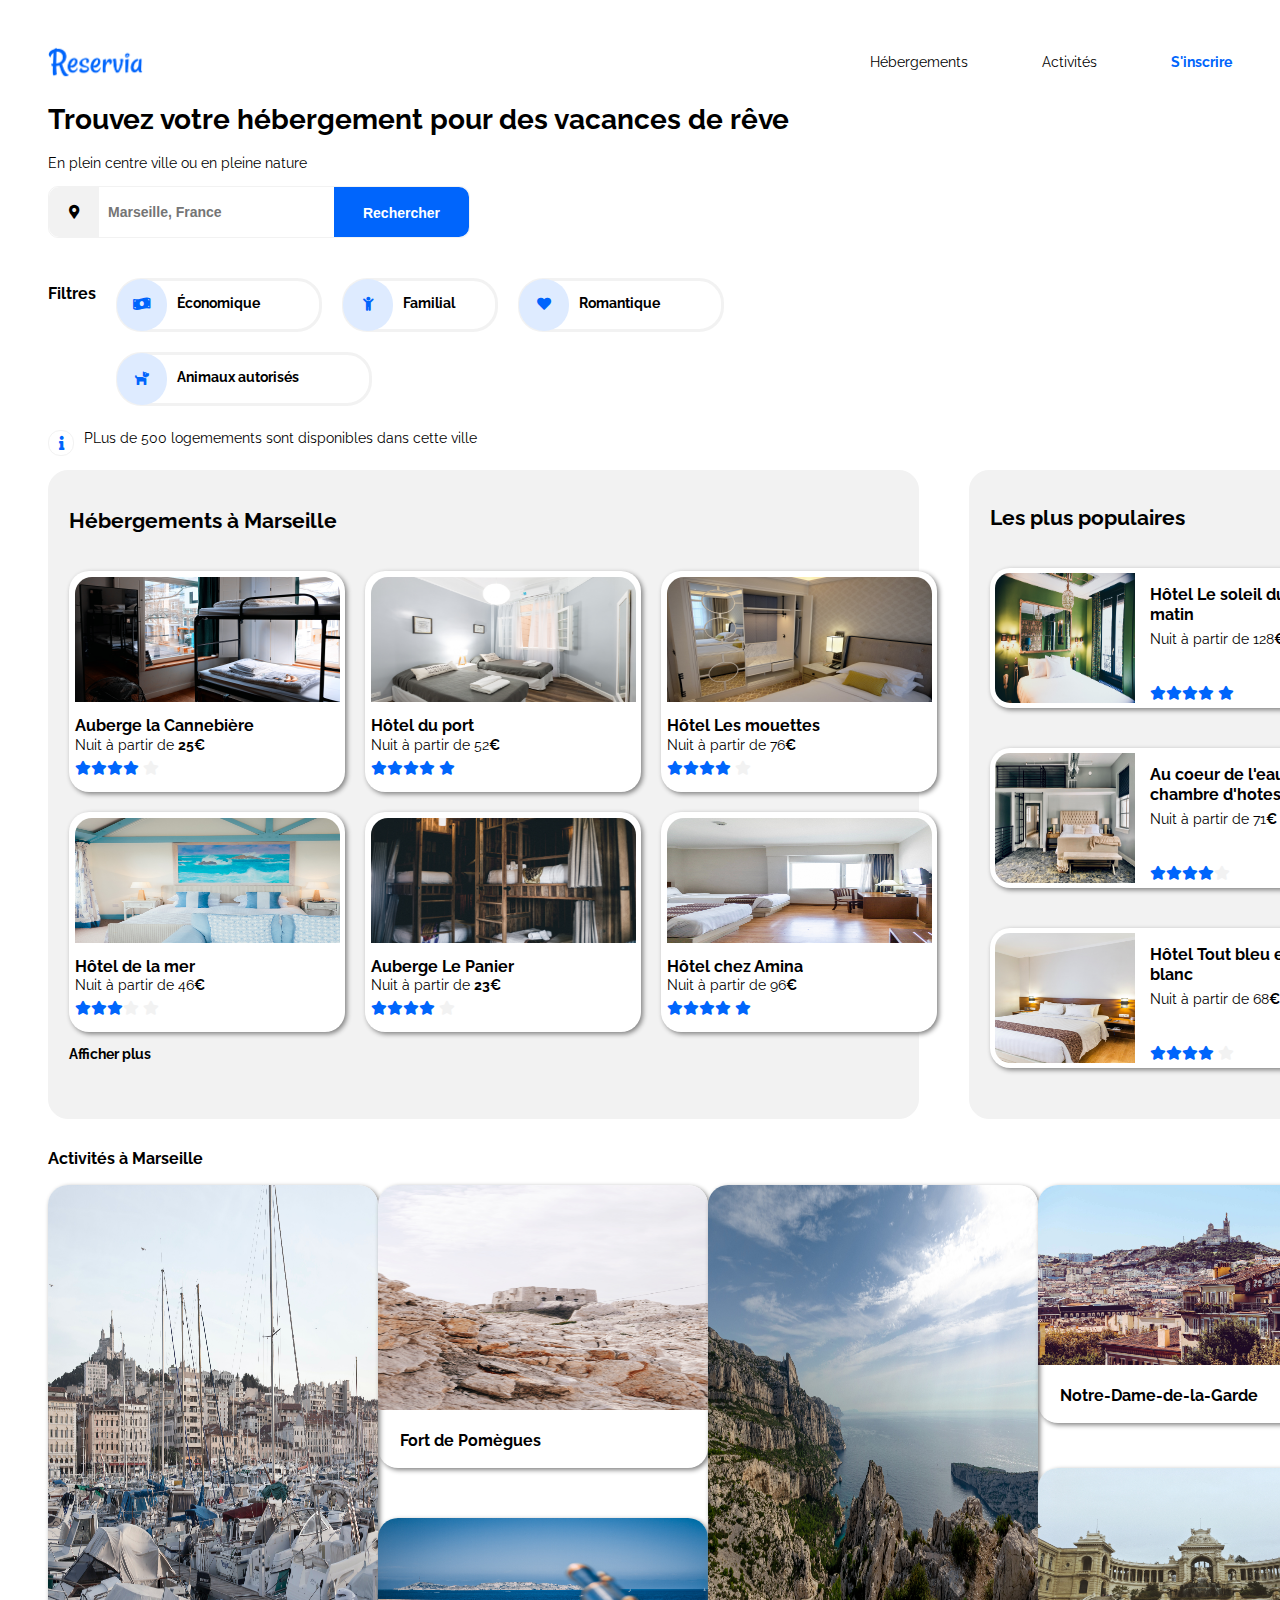
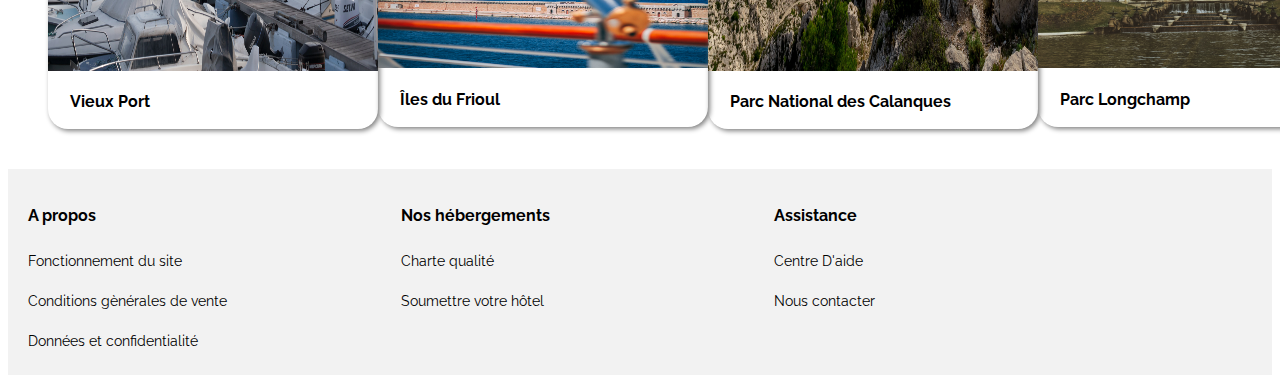
<file: index.html>
<!DOCTYPE html>
<html>
<head>
	<meta charset="utf-8">
	<title>Reservia</title>
	<link  media="screen" rel="stylesheet" href='style.css'/>
    <link type="text/css" rel="stylesheet" href="https://use.fontawesome.com/releases/v5.15.3/css/all.css">
    <link rel="preconnect" href="https://fonts.gstatic.com">
    <link href="https://fonts.googleapis.com/css2?family=Raleway&display=swap" rel="stylesheet">
</head>

<body>

	<div class="page">
		<header>
			<img src="images/logo/Reservia.png">
			<nav>
				<ul>
					<li><a href="#marseille" id="hebergements">Hébergements</a></li>
					<li><a href="#activites_Marseille" id="activites">Activités</a></li>
					<li><a href="#" class="gras" id="inscrire">S'inscrire</a></li>
				</ul>
				
				
				
			</nav>
		</header>

		<section class="section1">
			<h1 class="gras">Trouvez votre hébergement pour des vacances de rêve</h1>
			<p>En plein centre ville ou en pleine nature</p>


			<!-- BARRE DE RECHERCHE -->


			<div class="recherche">
				<div class="icone_map">
					<i class="fas fa-map-marker-alt"></i>
				</div>
				<form>
					<input type="text" name="ville" id="ville" class="gras" placeholder="Marseille, France">
				</form>
				<p><i class="icone_recherche fas fa-search"></i></p>
				<button class="bouton_rechercher">Rechercher</button>
			</div>


			<!-- FILTRE -->


			<div class="filtres">
				<h3 class="gras">Filtres</h3>
				<div class="bloc_filtres">
					<div class="bloc">
						<div class="filtre" id="filtre_economique">
							<p class="icone"><i class="fas fa-money-bill-wave"></i></p>
							<p class="gras">Économique</p>
						</div>
					</div>
					<div class="bloc">
						<div class="filtre" id="filtre_familial">
							<p class="icone"><i class="fas fa-child"></i></p>
							<p class="gras">Familial</p>
						</div>
					</div>
					<div class="bloc">
						<div class="filtre" id="filtre_romantique">
							<p class="icone"><i class="fas fa-heart"></i></p>
							<p class="gras">Romantique</p>
						</div>
					</div>
					<div class="bloc">
						<div class="filtre" id="filtre_animaux">
							<p class="icone"><i class="fas fa-dog"></i></p>
							<p class="gras">Animaux autorisés</p>
						</div>
					</div>
				</div>
			</div>
			<div class="info">
				<p class="icone_info"><i class="fas fa-info"></i></p>
				<p>PLus de 500 logemements sont disponibles dans cette ville</p>
			</div>
		</section>


		<!-- HEBERGEMENT A MARSEILLE -->


		<section id="marseille" class="section2">
			<div class="hebergements_a_marseille">
				<h2 class="gras">Hébergements à Marseille</h2>
				<div class="hebergement">
				
					<a href="page/Auberge_la_Cannebiere.html">
						<div class="bloc_hebergement">
							<picture>
								<source srcset="images/hebergements/4_small/auberge_la_cannebiere.jpg" media="(max-width:375px)">
								<source srcset="images/hebergements/3_medium/auberge_la_cannebiere.jpg" media="(max-width:768px)">	
								<source srcset="images/hebergements/2_large/auberge_la_cannebiere.jpg" media="(max-width:1024px)">	
								<source srcset="images/hebergements/1_xlarge/auberge_la_cannebiere.jpg" media="(min-width:1025px)">
	                            <img src="images/hebergements/4_small/auberge_la_cannebiere.jpg" alt="Auberge la Cannebiere" />
							</picture>
							<div class="info-dessous">
								<h3 class="gras">Auberge la Cannebière</h3>
								<p>Nuit à partir de <span class="gras">25€</span></p>
								<p class="etoile"><i class="fas fa-star"></i><i class="fas fa-star"></i><i class="fas fa-star"></i><i class="fas fa-star"></i> <span class="gris"><i class="fas fa-star"></i></span></p>
							</div>
						</div>
					</a>
					<a href="page/Hôtel_du_port.html">
						<div class="bloc_hebergement">
							<picture>
								<source srcset="images/hebergements/4_small/hotel_du_port.jpg" media="(max-width:375px)">
								<source srcset="images/hebergements/3_medium/hotel_du_port.jpg" media="(max-width:768px)">   
								<source srcset="images/hebergements/2_large/hotel_du_port.jpg" media="(max-width:1024px)">  
								<source srcset="images/hebergements/1_xlarge/hotel_du_port.jpg" media="(min-width:1025px)">
								<img src="images/hebergements/4_small/hotel_du_port.jpg" alt="Hôtel du port" />
							</picture>
							<div class="info-dessous">
								<h3 class="gras">Hôtel du port</h3>
								<p>Nuit à partir de 52<span class="gras">€</span></p>
								<p class="etoile"><i class="fas fa-star"></i><i class="fas fa-star"></i><i class="fas fa-star"></i><i class="fas fa-star"></i> <i class="fas fa-star"></i></p>
							</div>
						</div>
					</a>
					<a href="page/Hôtel_Les_mouettes.html">
						<div class="bloc_hebergement">
							<picture>
								<source srcset="images/hebergements/4_small/hotel_les_mouettes.jpg" media="(max-width:375px)">
	                            <source srcset="images/hebergements/3_medium/hotel_les_mouettes.jpg" media="(max-width:768px)">   
	                            <source srcset="images/hebergements/2_large/hotel_les_mouettes.jpg" media="(max-width:1024px)">  
	                            <source srcset="images/hebergements/1_xlarge/hotel_les_mouettes.jpg" media="(min-width:1025px)">
	                            <img src="images/hebergements/4_small/hotel_les_mouettes.jpg" alt="Hôtel Les mouettes" />
							</picture>
							<div class="info-dessous">
								<h3 class="gras">Hôtel Les mouettes</h3>
								<p>Nuit à partir de 76<span class="gras">€</span></p>
								<p class="etoile"><i class="fas fa-star"></i><i class="fas fa-star"></i><i class="fas fa-star"></i><i class="fas fa-star"></i> <span class="gris"><i class="fas fa-star"></i></span></p>
							</div>
						</div>
					</a>
				</div>
				<div class="hebergement">
					<a href="page/Hôtel_de_la_mer.html">
						<div class="bloc_hebergement">
							<picture>
								<source srcset="images/hebergements/4_small/hotel_de_la_mer.jpg" media="(max-width:375px)">
	                            <source srcset="images/hebergements/3_medium/hotel_de_la_mer.jpg" media="(max-width:768px)">   
	                            <source srcset="images/hebergements/2_large/hotel_de_la_mer.jpg" media="(max-width:1024px)">  
	                            <source srcset="images/hebergements/1_xlarge/hotel_de_la_mer.jpg" media="(min-width:1025px)">
	                            <img src="images/hebergements/4_small/hotel_de_la_mer.jpg" alt="Hôtel de la mer" />
							</picture>
							<div class="info-dessous">
								<h3 class="gras">Hôtel de la mer</h3>
								<p>Nuit à partir de 46<span class="gras">€</span></p>
								<p class="etoile"><i class="fas fa-star"></i><i class="fas fa-star"></i><i class="fas fa-star"></i><span class="gris"><i class="fas fa-star"></i> <i class="fas fa-star"></i></span></p>
							</div>
						</div>
					</a>
					<a href="page/Auberge_Le_Panier.html">
						<div class="bloc_hebergement">
							<picture>
								<source srcset="images/hebergements/4_small/auberge_le_panier.jpg" media="(max-width:375px)">
	                            <source srcset="images/hebergements/3_medium/auberge_le_panier.jpg" media="(max-width:768px)">   
	                           <source srcset="images/hebergements/2_large/auberge_le_panier.jpg" media="(max-width:1024px)">  
	                            <source srcset="images/hebergements/1_xlarge/auberge_le_panier.jpg" media="(min-width:1025px)">
	                            <img src="images/hebergements/4_small/auberge_la_panier.jpg" alt="Auberge Le Panier" />
							</picture>
							<div class="info-dessous">
								<h3 class="gras">Auberge Le Panier</h3>
								<p>Nuit à partir de <span class="gras">23€</span></p>
								<p class="etoile"><i class="fas fa-star"></i><i class="fas fa-star"></i><i class="fas fa-star"></i><i class="fas fa-star"></i> <span class="gris"><i class="fas fa-star"></i></span></p>
							</div>
						</div>
					</a>
					<a href="page/Hôtel_chez_Amina.html">
						<div class="bloc_hebergement">
							<picture>
								<source srcset="images/hebergements/4_small/hotel_chez_amina.jpg" media="(max-width:375px)">
	                            <source srcset="images/hebergements/3_medium/hotel_chez_amina.jpg" media="(max-width:768px)">   
	                            <source srcset="images/hebergements/2_large/hotel_chez_amina.jpg" media="(max-width:1024px)">  
	                            <source srcset="images/hebergements/1_xlarge/hotel_chez_amina.jpg" media="(min-width:1025px)">
	                           <img src="images/hebergements/4_small/hotel_chez_amina.jpg" alt="Hôtel chez Amina" />
							</picture>
							<div class="info-dessous">
								<h3 class="gras">Hôtel chez Amina</h3>
								<p>Nuit à partir de 96<span class="gras">€</span></p>
								<p class="etoile"><i class="fas fa-star"></i><i class="fas fa-star"></i><i class="fas fa-star"></i><i class="fas fa-star"></i> <i class="fas fa-star"></i></p>
							</div>
						</div>
					</a>
				</div>
				<p class="gras">Afficher plus</p>
			</div>


			<!-- ASIDE -->


			<aside class="les_plus_populaires">
				<p class="icone_chart_line"> <i class="fas fa-chart-line"></i></p>
				<h2 class="gras">Les plus populaires</h2>
				<div class="populaires">
					<a href="page/Hôtel_Le_soleil_du_matin.html">
						<div class="bloc_populaires">
							<picture>
								<source srcset="images/hebergements/4_small/hotel_le_soleil_du_matin.jpg" media="(max-width:375px)">
	                            <source srcset="images/hebergements/3_medium/hotel_le_soleil_du_matin.jpg" media="(max-width:768px)">
	                            <source srcset="images/hebergements/2_large/hotel_le_soleil_du_matin.jpg" media="(max-width:1024px)">
	                            <source srcset="images/hebergements/1_xlarge/hotel_le_soleil_du_matin.jpg" media="(min-width:1025px)">
	                            <img src="images/hebergements/4_small/hotel_le_soleil_du_matin.jpg" alt="Hôtel Le soleil du matin" />
							</picture>
							<div class="info_cotes">
								<h3 class="gras">Hôtel Le soleil du </br> matin</h3>
								<p>Nuit à partir de 128<span class="gras">€</span></p>
								<p class="etoile"><i class="fas fa-star"></i><i class="fas fa-star"></i><i class="fas fa-star"></i><i class="fas fa-star"></i> <i class="fas fa-star"></i></p>
							</div>
						</div>
					</a>
					<a href="page/Au_coeur_de_l'eau_chambre_d'hotes.html">
						<div class="bloc_populaires">
							<picture>
								<source srcset="images/hebergements/4_small/au_coeur_de_l'eau_chambres_d'hotes.jpg" media="(max-width:375px)">
	                            <source srcset="images/hebergements/3_medium/au_coeur_de_l'eau_chambres_d'hotes.jpg" media="(max-width:768px)">
	                            <source srcset="images/hebergements/2_large/au_coeur_de_l'eau_chambres_d'hotes.jpg" media="(max-width:1024px)">  
	                            <source srcset="images/hebergements/1_xlarge/au_coeur_de_l'eau_chambres_d'hotes.jpg" media="(min-width:1025px)">
	                            <img src="images/hebergements/4_small/au_coeur_de_l'eau_chambre_d'hotes.jpg" alt="Au coeur de l'eau Chambres d'hotes" /> 
							</picture>
							<div class="info_cotes">
								<h3 class="gras">Au coeur de l'eau </br> chambre d'hotes</h3>
								<p>Nuit à partir de 71<span class="gras">€</span></p>
								<p class="etoile"><i class="fas fa-star"></i><i class="fas fa-star"></i><i class="fas fa-star"></i><i class="fas fa-star"></i><span class="gris"><i class="fas fa-star"></i></span></p>
							</div>
						</div>
					</a>
					<a href="page/Hôtel_Tout_bleu_et_blanc.html">
						<div class="bloc_populaires">
							<picture>
								<source srcset="images/hebergements/4_small/hotel_tout_bleu_et_blanc.jpg" media="(max-width:375px)">
	                            <source srcset="images/hebergements/3_medium/hotel_tout_bleu_et_blanc.jpg" media="(max-width:768px)">
	                            <source srcset="images/hebergements/2_large/hotel_tout_bleu_et_blanc.jpg" media="(max-width:1024px)">
	                            <source srcset="images/hebergements/1_xlarge/hotel_tout_bleu_et_blanc.jpg" media="(min-width:1025px)">
	                            <img src="images/hebergements/4_small/hotel_tout_bleu_et_blanc.jpg" alt="Hôtel Tout bleu et Blanc" />
							</picture>
							<div class="info_cotes">
								<h3 class="gras">Hôtel Tout bleu et </br> blanc</h3>
								<p>Nuit à partir de 68<span class="gras">€</span></p>
								<p class="etoile"><i class="fas fa-star"></i><i class="fas fa-star"></i><i class="fas fa-star"></i><i class="fas fa-star"></i> <span class="gris"><i class="fas fa-star"></i></span></p>
							</div>
						</div>
					</a>
				</div>
			</aside>
		</section>


		<!-- ACTIVITES A MARSEILLE -->


		<section id="activites_Marseille" class="section3">
			<h3 class="gras">Activités à Marseille</h3>
			<div class="activites_a_marseille">
				<div class="bloc1">
					<a href="page/vieux_port.html">
						<div class="bloc_activites">
							<picture>
								<source srcset="images/activites/4_small/vieux_port.jpg" media="(max-width:375px)">
	                            <source srcset="images/activites/3_medium/vieux_port.jpg" media="(max-width:768px)">
	                            <source srcset="images/activites/2_large/vieux_port.jpg" media="(max-width:1024px)">  
	                            <source srcset="images/activites/1_xlarge/vieux_port.jpg" media="(min-width:1025px)">
	                            <img id="photo1" src="images/activites/4_small/vieux_port.jpg" alt="Vieux port " />
							</picture>
							<div class="info_dessous">
								<h3 class="gras">Vieux Port</h3>
							</div>
						</div>
					</a>
				</div>
				<div class="bloc2">
					<a href="page/fort_de_pomegues.html">
						<div class="bloc_activites">
							<picture>
								<source srcset="images/activites/4_small/fort_de_pomegues.jpg" media="(max-width:375px)">
	                            <source srcset="images/activites/3_medium/fort_de_pomegues.jpg" media="(max-width:768px)">
	                            <source srcset="images/activites/2_large/fort_de_pomegues.jpg" media="(max-width:1024px)">  
	                            <source srcset="images/activites/1_xlarge/fort_de_pomegues.jpg" media="(min-width:1025px)">
	                            <img id="photo2" src="images/activites/4_small/fort_de_pomegues.jpg" alt="Fort de Pomègues" /> 
							</picture>
							<div class="info_dessous">
								<h3 class="gras">Fort de Pomègues</h3>
							</div>
						</div>
					</a>
					<a href="page/iles_du_frioul.html">
						<div class="bloc_activites" id="bloc_activites2">
							<picture>
								<source srcset="images/activites/4_small/iles_du_frioul.jpg" media="(max-width:375px)">
	                            <source srcset="images/activites/3_medium/iles_du_frioul.jpg" media="(max-width:768px)">
	                            <source srcset="images/activites/2_large/iles_du_frioul.jpg" media="(max-width:1024px)">  
	                            <source srcset="images/activites/1_xlarge/iles_du_frioul.jpg" media="(min-width:1025px)">
	                            <img id="photo3" src="images/activites/4_small/iles_du_frioul.jpg" alt="Iles du Frioul" />
							</picture>
							<div class="info_dessous">
								<h3 class="gras">Îles du Frioul</h3>
							</div>
						</div>
					</a>
				</div>
				<div class="bloc1">
					<a href="page/parc_national_des_calanques.html">
						<div class="bloc_activites">
							<picture>
								 <source srcset="images/activites/4_small/parc_national_des_calanques.jpg" media="(max-width:375px)">
	                            <source srcset="images/activites/3_medium/parc_national_des_calanques.jpg" media="(max-width:768px)">
	                            <source srcset="images/activites/2_large/parc_national_des_calanques.jpg" media="(max-width:1024px)">  
	                            <source srcset="images/activites/1_xlarge/parc_national_des_calanques.jpg" media="(min-width:1025px)">
	                            <img id="photo4" src="images/activites/4_small/parc_national_des_calanques.jpg" alt="Parc National des Calanques" /> 
							</picture>
							<div class="info_dessous">
								<h3 class="gras">Parc National des Calanques</h3>
							</div>
						</div>
					</a>					
				</div>
				<div class="bloc2">
					<a href="page/notre_dame_de_la_garde.html">
						<div class="bloc_activites">
							<picture>
								<source srcset="images/activites/4_small/notre_dame_de_la_garde.jpg" media="(max-width:375px)">
                                <source srcset="images/activites/3_medium/notre_dame_de_la_garde.jpg" media="(max-width:768px)">
                                <source srcset="images/activites/2_large/notre_dame_de_la_garde.jpg" media="(max-width:1024px)">  
                                <source srcset="images/activites/1_xlarge/notre_dame_de_la_garde.jpg" media="(min-width:1025px)">
                                <img id="photo5" src="images/activites/4_small/notre_dame_de_la_garde.jpg" alt="Notre-Dame-de-la-Garde"/>  
							</picture>
							<div class="info_dessous">
								<h3 class="gras">Notre-Dame-de-la-Garde</h3>
							</div>
						</div>
					</a>
					<a href="page/parc_longchamp.html">
						<div class="bloc_activites" id="bloc_activites3">
							<picture>
								<source srcset="images/activites/4_small/parc_longchamp.jpg" media="(max-width:375px)">
                                <source srcset="images/activites/3_medium/parc_longchamp.jpg" media="(max-width:768px)">
                                <source srcset="images/activites/2_large/parc_longchamp.jpg" media="(max-width:1024px)">  
                                <source srcset="images/activites/1_xlarge/parc_longchamp.jpg" media="(min-width:1025px)">
                                <img id="photo6" src="images/activites/4_small/parc_longchamp.jpg" alt="Parc Longchamp" />
							</picture>
							<div class="info_dessous">
								<h3 class="gras">Parc Longchamp</h3>
							</div>
						</div>
					</a>
				</div>
			</div>
		</section>
	</div>

	<footer>
		<div class="a_propos">
			<h3 class="gras">A propos</h3>
			<ul>
				<li><a href="">Fonctionnement du site</a></li>
				<li><a href="">Conditions gènérales de vente</a></li>
				<li><a href="">Données et confidentialité</a></li>
			</ul>
		</div>
				
		<div class="nos_hebergements">
			<h3 class="gras">Nos hébergements</h3>
			<ul>
				<li><a href="">Charte qualité</a></li>
				<li><a href="">Soumettre votre hôtel</a></li>
			</ul>
		</div>
				
		<div class="assistance">
			<h3 class="gras">Assistance</h3>
			<ul>
				<li><a href="">Centre D'aide</a></li>
				<li><a href="">Nous contacter</a></li>
			</ul>
		</div>
	</footer>
</body>
</html>
</file>
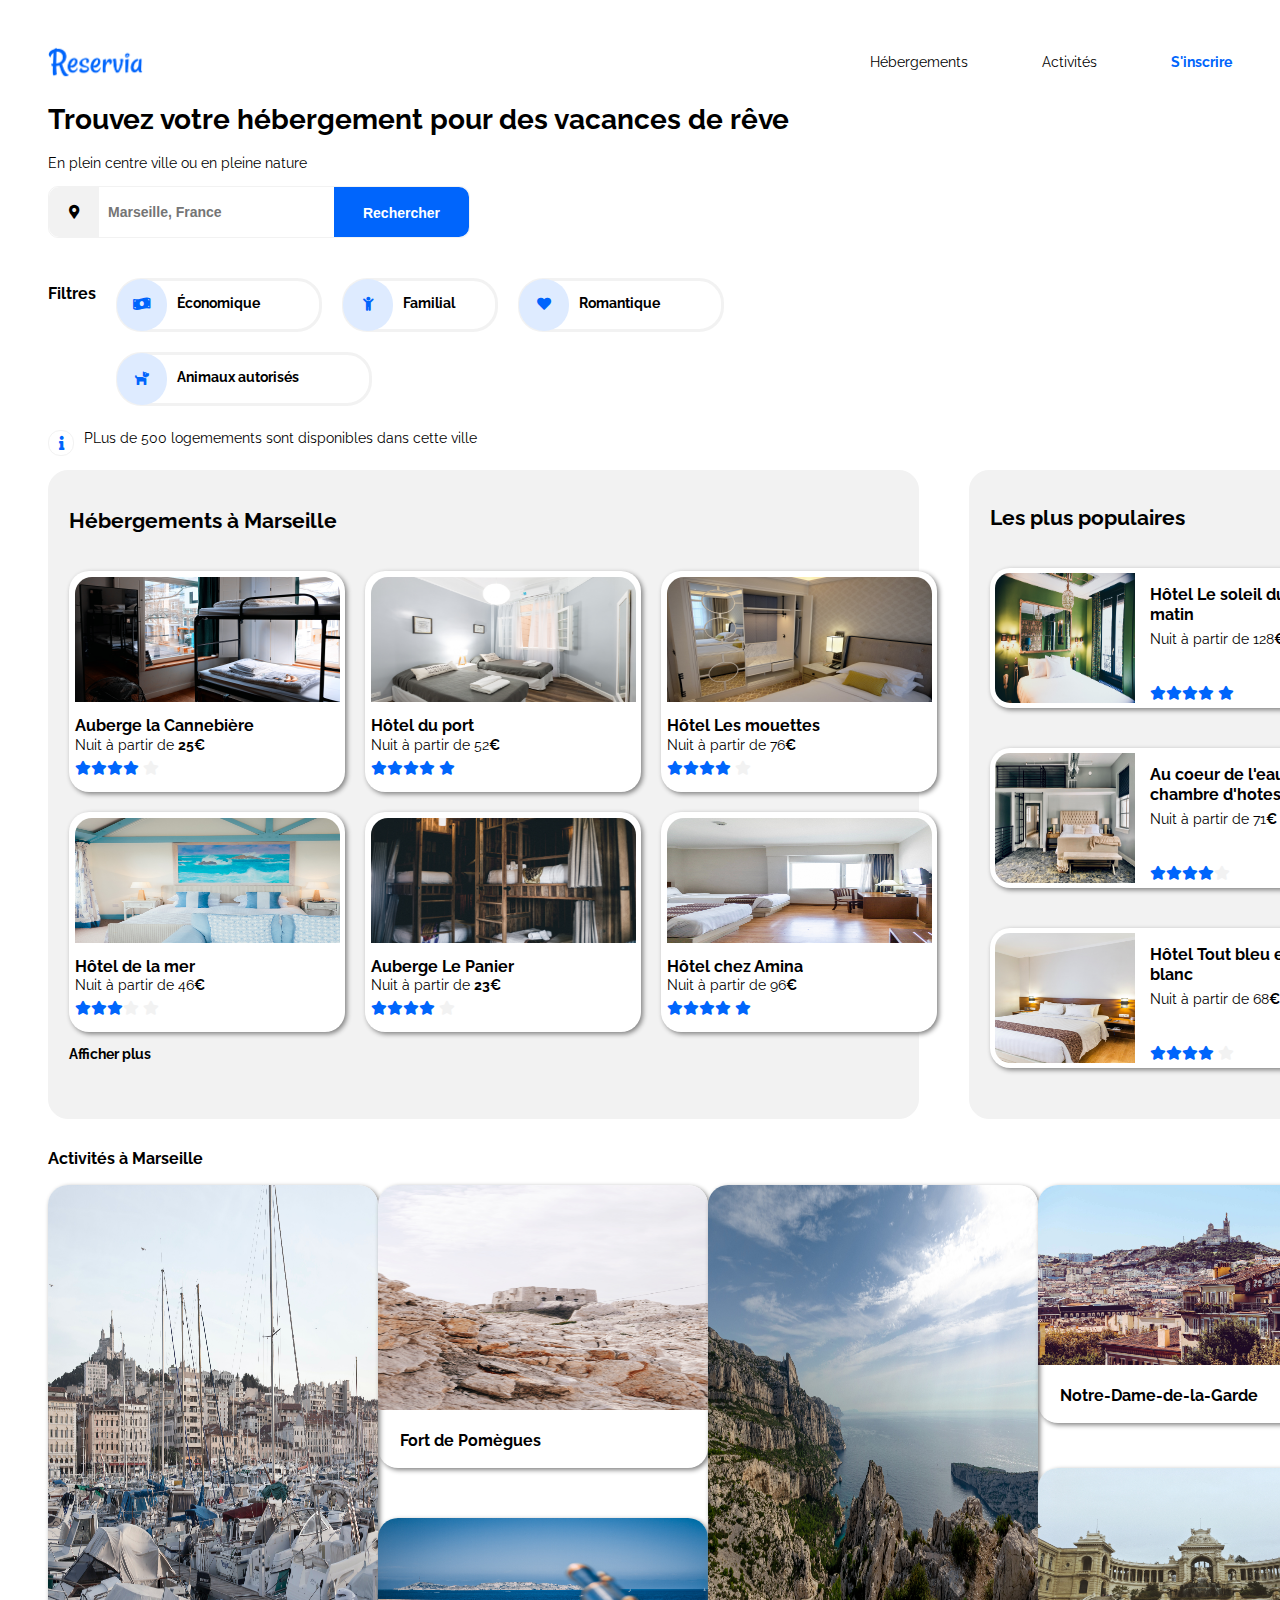
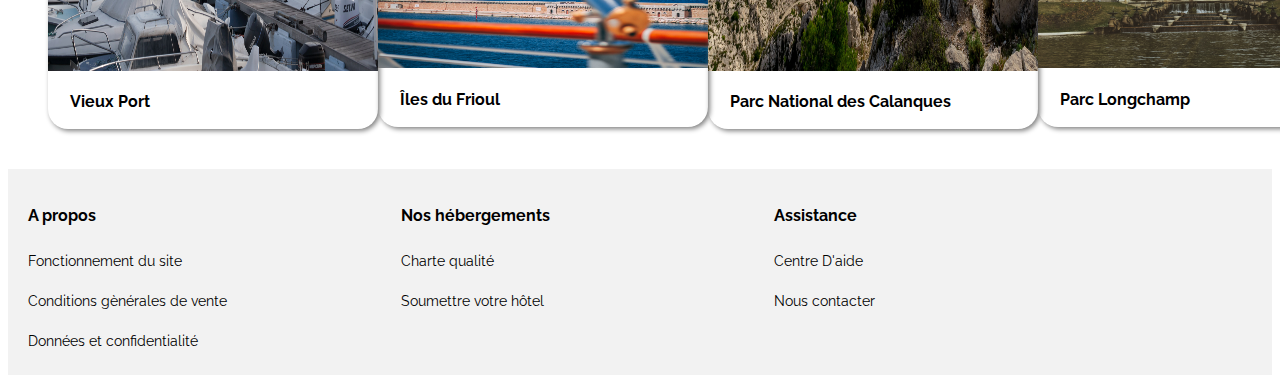
<file: Reservia1.html>
<!DOCTYPE html>
<html>
<head>
	<meta charset="utf-8">
	<title>Reservia</title>
	<link rel='stylesheet' type='text/css' media='screen' href='Reservia1.css'>
    <link rel="stylesheet" href="https://use.fontawesome.com/releases/v5.15.3/css/all.css">
    <link rel="preconnect" href="https://fonts.gstatic.com">
    <link href="https://fonts.googleapis.com/css2?family=Raleway&display=swap" rel="stylesheet">
</head>

<body>

	<div class="page">
		<header>
			<img src="images/logo/Reservia.png">
			<nav>
				<ul>
					<li><a href="#marseille" id="hebergements">Hébergements</a></li>
					<li><a href="#activites_Marseille" id="activites">Activités</a></li>
					<li><a href="#" class="gras" id="inscrire">S'inscrire</a></li>
				</ul>
				
				
				
			</nav>
		</header>

		<section class="section1">
			<h1 class="gras">Trouvez votre hébergement pour des vacances de rêve</h1>
			<p>En plein centre ville ou en pleine nature</p>


			<!-- BARRE DE RECHERCHE -->


			<div class="recherche">
				<div class="icone_map">
					<i class="fas fa-map-marker-alt"></i>
				</div>
				<form>
					<input type="text" name="ville" id="ville" class="gras" placeholder="Marseille, France">
				</form>
				<p><i class="icone_recherche fas fa-search"></i></p>
				<button class="bouton_rechercher">Rechercher</button>
			</div>


			<!-- FILTRE -->


			<div class="filtres">
				<h3 class="gras">Filtres</h3>
				<div class="bloc_filtres">
					<div class="bloc">
						<div class="filtre" id="filtre_economique">
							<p class="icone"><i class="fas fa-money-bill-wave"></i></p>
							<p class="gras">Économique</p>
						</div>
					</div>
					<div class="bloc">
						<div class="filtre" id="filtre_familial">
							<p class="icone"><i class="fas fa-child"></i></p>
							<p class="gras">Familial</p>
						</div>
					</div>
					<div class="bloc">
						<div class="filtre" id="filtre_romantique">
							<p class="icone"><i class="fas fa-heart"></i></p>
							<p class="gras">Romantique</p>
						</div>
					</div>
					<div class="bloc">
						<div class="filtre" id="filtre_animaux">
							<p class="icone"><i class="fas fa-dog"></i></p>
							<p class="gras">Animaux autorisés</p>
						</div>
					</div>
				</div>
			</div>
			<div class="info">
				<p class="icone_info"><i class="fas fa-info"></i></p>
				<p>PLus de 500 logemements sont disponibles dans cette ville</p>
			</div>
		</section>


		<!-- HEBERGEMENT A MARSEILLE -->


		<section id="marseille" class="section2">
			<div class="hebergements_a_marseille">
				<h2 class="gras">Hébergements à Marseille</h2>
				<div class="hebergement">
				
					<a href="page/Auberge_la_Cannebiere.html">
						<div class="bloc_hebergement">
							<picture>
								<source srcset="images/hebergements/4_small/auberge_la_cannebiere.jpg" media="(max-width:375px)">
								<source srcset="images/hebergements/3_medium/auberge_la_cannebiere.jpg" media="(max-width:768px)">	
								<source srcset="images/hebergements/2_large/auberge_la_cannebiere.jpg" media="(max-width:1024px)">	
								<source srcset="images/hebergements/1_xlarge/auberge_la_cannebiere.jpg" media="(min-width:1025px)">
	                            <img src="images/hebergements/4_small/auberge_la_cannebiere.jpg" alt="Auberge la Cannebiere" />
							</picture>
							<div class="info-dessous">
								<h3 class="gras">Auberge la Cannebière</h3>
								<p>Nuit à partir de <span class="gras">25€</span></p>
								<p class="etoile"><i class="fas fa-star"></i><i class="fas fa-star"></i><i class="fas fa-star"></i><i class="fas fa-star"></i> <span class="gris"><i class="fas fa-star"></i></span></p>
							</div>
						</div>
					</a>
					<a href="page/Hôtel_du_port.html">
						<div class="bloc_hebergement">
							<picture>
								<source srcset="images/hebergements/4_small/hotel_du_port.jpg" media="(max-width:375px)">
								<source srcset="images/hebergements/3_medium/hotel_du_port.jpg" media="(max-width:768px)">   
								<source srcset="images/hebergements/2_large/hotel_du_port.jpg" media="(max-width:1024px)">  
								<source srcset="images/hebergements/1_xlarge/hotel_du_port.jpg" media="(min-width:1025px)">
								<img src="images/hebergements/4_small/hotel_du_port.jpg" alt="Hôtel du port" />
							</picture>
							<div class="info-dessous">
								<h3 class="gras">Hôtel du port</h3>
								<p>Nuit à partir de 52<span class="gras">€</span></p>
								<p class="etoile"><i class="fas fa-star"></i><i class="fas fa-star"></i><i class="fas fa-star"></i><i class="fas fa-star"></i> <i class="fas fa-star"></i></p>
							</div>
						</div>
					</a>
					<a href="page/Hôtel_Les_mouettes.html">
						<div class="bloc_hebergement">
							<picture>
								<source srcset="images/hebergements/4_small/hotel_les_mouettes.jpg" media="(max-width:375px)">
	                            <source srcset="images/hebergements/3_medium/hotel_les_mouettes.jpg" media="(max-width:768px)">   
	                            <source srcset="images/hebergements/2_large/hotel_les_mouettes.jpg" media="(max-width:1024px)">  
	                            <source srcset="images/hebergements/1_xlarge/hotel_les_mouettes.jpg" media="(min-width:1025px)">
	                            <img src="images/hebergements/4_small/hotel_les_mouettes.jpg" alt="Hôtel Les mouettes" />
							</picture>
							<div class="info-dessous">
								<h3 class="gras">Hôtel Les mouettes</h3>
								<p>Nuit à partir de 76<span class="gras">€</span></p>
								<p class="etoile"><i class="fas fa-star"></i><i class="fas fa-star"></i><i class="fas fa-star"></i><i class="fas fa-star"></i> <span class="gris"><i class="fas fa-star"></i></span></p>
							</div>
						</div>
					</a>
				</div>
				<div class="hebergement">
					<a href="page/Hôtel_de_la_mer.html">
						<div class="bloc_hebergement">
							<picture>
								<source srcset="images/hebergements/4_small/hotel_de_la_mer.jpg" media="(max-width:375px)">
	                            <source srcset="images/hebergements/3_medium/hotel_de_la_mer.jpg" media="(max-width:768px)">   
	                            <source srcset="images/hebergements/2_large/hotel_de_la_mer.jpg" media="(max-width:1024px)">  
	                            <source srcset="images/hebergements/1_xlarge/hotel_de_la_mer.jpg" media="(min-width:1025px)">
	                            <img src="images/hebergements/4_small/hotel_de_la_mer.jpg" alt="Hôtel de la mer" />
							</picture>
							<div class="info-dessous">
								<h3 class="gras">Hôtel de la mer</h3>
								<p>Nuit à partir de 46<span class="gras">€</span></p>
								<p class="etoile"><i class="fas fa-star"></i><i class="fas fa-star"></i><i class="fas fa-star"></i><span class="gris"><i class="fas fa-star"></i> <i class="fas fa-star"></i></span></p>
							</div>
						</div>
					</a>
					<a href="page/Auberge_Le_Panier.html">
						<div class="bloc_hebergement">
							<picture>
								<source srcset="images/hebergements/4_small/auberge_le_panier.jpg" media="(max-width:375px)">
	                            <source srcset="images/hebergements/3_medium/auberge_le_panier.jpg" media="(max-width:768px)">   
	                           <source srcset="images/hebergements/2_large/auberge_le_panier.jpg" media="(max-width:1024px)">  
	                            <source srcset="images/hebergements/1_xlarge/auberge_le_panier.jpg" media="(min-width:1025px)">
	                            <img src="images/hebergements/4_small/auberge_la_panier.jpg" alt="Auberge Le Panier" />
							</picture>
							<div class="info-dessous">
								<h3 class="gras">Auberge Le Panier</h3>
								<p>Nuit à partir de <span class="gras">23€</span></p>
								<p class="etoile"><i class="fas fa-star"></i><i class="fas fa-star"></i><i class="fas fa-star"></i><i class="fas fa-star"></i> <span class="gris"><i class="fas fa-star"></i></span></p>
							</div>
						</div>
					</a>
					<a href="page/Hôtel_chez_Amina.html">
						<div class="bloc_hebergement">
							<picture>
								<source srcset="images/hebergements/4_small/hotel_chez_amina.jpg" media="(max-width:375px)">
	                            <source srcset="images/hebergements/3_medium/hotel_chez_amina.jpg" media="(max-width:768px)">   
	                            <source srcset="images/hebergements/2_large/hotel_chez_amina.jpg" media="(max-width:1024px)">  
	                            <source srcset="images/hebergements/1_xlarge/hotel_chez_amina.jpg" media="(min-width:1025px)">
	                           <img src="images/hebergements/4_small/hotel_chez_amina.jpg" alt="Hôtel chez Amina" />
							</picture>
							<div class="info-dessous">
								<h3 class="gras">Hôtel chez Amina</h3>
								<p>Nuit à partir de 96<span class="gras">€</span></p>
								<p class="etoile"><i class="fas fa-star"></i><i class="fas fa-star"></i><i class="fas fa-star"></i><i class="fas fa-star"></i> <i class="fas fa-star"></i></p>
							</div>
						</div>
					</a>
				</div>
				<p class="gras">Afficher plus</p>
			</div>


			<!-- ASIDE -->


			<aside class="les_plus_populaires">
				<p class="icone_chart_line"> <i class="fas fa-chart-line"></i></p>
				<h2 class="gras">Les plus populaires</h2>
				<div class="populaires">
					<a href="page/Hôtel_Le_soleil_du_matin.html">
						<div class="bloc_populaires">
							<picture>
								<source srcset="images/hebergements/4_small/hotel_le_soleil_du_matin.jpg" media="(max-width:375px)">
	                            <source srcset="images/hebergements/3_medium/hotel_le_soleil_du_matin.jpg" media="(max-width:768px)">
	                            <source srcset="images/hebergements/2_large/hotel_le_soleil_du_matin.jpg" media="(max-width:1024px)">
	                            <source srcset="images/hebergements/1_xlarge/hotel_le_soleil_du_matin.jpg" media="(min-width:1025px)">
	                            <img src="images/hebergements/4_small/hotel_le_soleil_du_matin.jpg" alt="Hôtel Le soleil du matin" />
							</picture>
							<div class="info_cotes">
								<h3 class="gras">Hôtel Le soleil du </br> matin</h3>
								<p>Nuit à partir de 128<span class="gras">€</span></p>
								<p class="etoile"><i class="fas fa-star"></i><i class="fas fa-star"></i><i class="fas fa-star"></i><i class="fas fa-star"></i> <i class="fas fa-star"></i></p>
							</div>
						</div>
					</a>
					<a href="page/Au_coeur_de_l'eau_chambre_d'hotes.html">
						<div class="bloc_populaires">
							<picture>
								<source srcset="images/hebergements/4_small/au_coeur_de_l'eau_chambres_d'hotes.jpg" media="(max-width:375px)">
	                            <source srcset="images/hebergements/3_medium/au_coeur_de_l'eau_chambres_d'hotes.jpg" media="(max-width:768px)">
	                            <source srcset="images/hebergements/2_large/au_coeur_de_l'eau_chambres_d'hotes.jpg" media="(max-width:1024px)">  
	                            <source srcset="images/hebergements/1_xlarge/au_coeur_de_l'eau_chambres_d'hotes.jpg" media="(min-width:1025px)">
	                            <img src="images/hebergements/4_small/au_coeur_de_l'eau_chambre_d'hotes.jpg" alt="Au coeur de l'eau Chambres d'hotes" /> 
							</picture>
							<div class="info_cotes">
								<h3 class="gras">Au coeur de l'eau </br> chambre d'hotes</h3>
								<p>Nuit à partir de 71<span class="gras">€</span></p>
								<p class="etoile"><i class="fas fa-star"></i><i class="fas fa-star"></i><i class="fas fa-star"></i><i class="fas fa-star"></i><span class="gris"><i class="fas fa-star"></i></span></p>
							</div>
						</div>
					</a>
					<a href="page/Hôtel_Tout_bleu_et_blanc.html">
						<div class="bloc_populaires">
							<picture>
								<source srcset="images/hebergements/4_small/hotel_tout_bleu_et_blanc.jpg" media="(max-width:375px)">
	                            <source srcset="images/hebergements/3_medium/hotel_tout_bleu_et_blanc.jpg" media="(max-width:768px)">
	                            <source srcset="images/hebergements/2_large/hotel_tout_bleu_et_blanc.jpg" media="(max-width:1024px)">
	                            <source srcset="images/hebergements/1_xlarge/hotel_tout_bleu_et_blanc.jpg" media="(min-width:1025px)">
	                            <img src="images/hebergements/4_small/hotel_tout_bleu_et_blanc.jpg" alt="Hôtel Tout bleu et Blanc" />
							</picture>
							<div class="info_cotes">
								<h3 class="gras">Hôtel Tout bleu et </br> blanc</h3>
								<p>Nuit à partir de 68<span class="gras">€</span></p>
								<p class="etoile"><i class="fas fa-star"></i><i class="fas fa-star"></i><i class="fas fa-star"></i><i class="fas fa-star"></i> <span class="gris"><i class="fas fa-star"></i></span></p>
							</div>
						</div>
					</a>
				</div>
			</aside>
		</section>


		<!-- ACTIVITES A MARSEILLE -->


		<section id="activites_Marseille" class="section3">
			<h3 class="gras">Activités à Marseille</h3>
			<div class="activites_a_marseille">
				<div class="bloc1">
					<a href="page/vieux_port.html">
						<div class="bloc_activites">
							<picture>
								<source srcset="images/activites/4_small/vieux_port.jpg" media="(max-width:375px)">
	                            <source srcset="images/activites/3_medium/vieux_port.jpg" media="(max-width:768px)">
	                            <source srcset="images/activites/2_large/vieux_port.jpg" media="(max-width:1024px)">  
	                            <source srcset="images/activites/1_xlarge/vieux_port.jpg" media="(min-width:1025px)">
	                            <img id="photo1" src="images/activites/4_small/vieux_port.jpg" alt="Vieux port " />
							</picture>
							<div class="info_dessous">
								<h3 class="gras">Vieux Port</h3>
							</div>
						</div>
					</a>
				</div>
				<div class="bloc2">
					<a href="page/fort_de_pomegues.html">
						<div class="bloc_activites">
							<picture>
								<source srcset="images/activites/4_small/fort_de_pomegues.jpg" media="(max-width:375px)">
	                            <source srcset="images/activites/3_medium/fort_de_pomegues.jpg" media="(max-width:768px)">
	                            <source srcset="images/activites/2_large/fort_de_pomegues.jpg" media="(max-width:1024px)">  
	                            <source srcset="images/activites/1_xlarge/fort_de_pomegues.jpg" media="(min-width:1025px)">
	                            <img id="photo2" src="images/activites/4_small/fort_de_pomegues.jpg" alt="Fort de Pomègues" /> 
							</picture>
							<div class="info_dessous">
								<h3 class="gras">Fort de Pomègues</h3>
							</div>
						</div>
					</a>
					<a href="page/iles_du_frioul.html">
						<div class="bloc_activites" id="bloc_activites2">
							<picture>
								<source srcset="images/activites/4_small/iles_du_frioul.jpg" media="(max-width:375px)">
	                            <source srcset="images/activites/3_medium/iles_du_frioul.jpg" media="(max-width:768px)">
	                            <source srcset="images/activites/2_large/iles_du_frioul.jpg" media="(max-width:1024px)">  
	                            <source srcset="images/activites/1_xlarge/iles_du_frioul.jpg" media="(min-width:1025px)">
	                            <img id="photo3" src="images/activites/4_small/iles_du_frioul.jpg" alt="Iles du Frioul" />
							</picture>
							<div class="info_dessous">
								<h3 class="gras">Îles du Frioul</h3>
							</div>
						</div>
					</a>
				</div>
				<div class="bloc1">
					<a href="page/parc_national_des_calanques.html">
						<div class="bloc_activites">
							<picture>
								 <source srcset="images/activites/4_small/parc_national_des_calanques.jpg" media="(max-width:375px)">
	                            <source srcset="images/activites/3_medium/parc_national_des_calanques.jpg" media="(max-width:768px)">
	                            <source srcset="images/activites/2_large/parc_national_des_calanques.jpg" media="(max-width:1024px)">  
	                            <source srcset="images/activites/1_xlarge/parc_national_des_calanques.jpg" media="(min-width:1025px)">
	                            <img id="photo4" src="images/activites/4_small/parc_national_des_calanques.jpg" alt="Parc National des Calanques" /> 
							</picture>
							<div class="info_dessous">
								<h3 class="gras">Parc National des Calanques</h3>
							</div>
						</div>
					</a>					
				</div>
				<div class="bloc2">
					<a href="page/notre_dame_de_la_garde.html">
						<div class="bloc_activites">
							<picture>
								<source srcset="images/activites/4_small/notre_dame_de_la_garde.jpg" media="(max-width:375px)">
                                <source srcset="images/activites/3_medium/notre_dame_de_la_garde.jpg" media="(max-width:768px)">
                                <source srcset="images/activites/2_large/notre_dame_de_la_garde.jpg" media="(max-width:1024px)">  
                                <source srcset="images/activites/1_xlarge/notre_dame_de_la_garde.jpg" media="(min-width:1025px)">
                                <img id="photo5" src="images/activites/4_small/notre_dame_de_la_garde.jpg" alt="Notre-Dame-de-la-Garde " />  
							</picture>
							<div class="info_dessous">
								<h3 class="gras">Notre-Dame-de-la-Garde</h3>
							</div>
						</div>
					</a>
					<a href="page/parc_longchamp.html">
						<div class="bloc_activites" id="bloc_activites3">
							<picture>
								<source srcset="images/activites/4_small/parc_longchamp.jpg" media="(max-width:375px)">
                                <source srcset="images/activites/3_medium/parc_longchamp.jpg" media="(max-width:768px)">
                                <source srcset="images/activites/2_large/parc_longchamp.jpg" media="(max-width:1024px)">  
                                <source srcset="images/activites/1_xlarge/parc_longchamp.jpg" media="(min-width:1025px)">
                                <img id="photo6" src="images/activites/4_small/parc_longchamp.jpg" alt="Parc Longchamp" />
							</picture>
							<div class="info_dessous">
								<h3 class="gras">Parc Longchamp</h3>
							</div>
						</div>
					</a>
				</div>
			</div>
		</section>
	</div>

	<footer>
		<div class="a_propos">
			<h3 class="gras">A propos</h3>
			<ul>
				<li><a href="">Fonctionnement du site</a></li>
				<li><a href="">Conditions gènérales de vente</a></li>
				<li><a href="">Données et confidentialité</a></li>
			</ul>
		</div>
				
		<div class="nos_hebergements">
			<h3 class="gras">Nos hébergements</h3>
			<ul>
				<li><a href="">Charte qualité</a></li>
				<li><a href="">Soumettre votre hôtel</a></li>
			</ul>
		</div>
				
		<div class="assistance">
			<h3 class="gras">Assistance</h3>
			<ul>
				<li><a href="">Centre D'aide</a></li>
				<li><a href="">Nous contacter</a></li>
			</ul>
		</div>
	</footer>
</body>
</html>
</file>
<file: style.css>
@font-face{
	font-family: 'raleway';
	src: url('police/Raleway-VariableFont_wght.ttf');
}

.page {
	margin: 40px;
}
.page, footer {
	font-size: 14px;
	font-family: 'Raleway', sans-serif;
}
a {
	text-decoration: none;
	color: black;
}
.gras {
	font-weight: bold;
}


/* H E A D E R */


header {
	display: flex;
	flex-direction: row;
	justify-content: space-between;
}
header img {
	width: 95px;
}

header nav ul li {
    display: inline-block;
    margin-left:70px;
}
header nav #inscrire{
	color: #0065FC;
}
header nav #hebergements:hover {
	border-top: 3px #0065FC solid;
	color: #0065FC;
	padding-top: 45px;
}
header nav #activites:hover {
	border-top: 3px #0065FC solid;
	color: #0065FC;
	padding-top: 45px;
}


/* S E C T I O N */


.section1 .recherche .icone_recherche {
	color: white;
}
.section1 .recherche {
	display: flex;
    justify-content: space-between;
    align-items: center;
    max-width: 420px;
    height: 50px;
    border: 1px solid #f2f2f2;
    border-radius: 10px;
    margin-top: 15px;
    margin-bottom: 30px;
}
.section1 .recherche .icone_map {
	width: 50px;
    height: 50px;
    line-height: 50px;
    text-align: center;
    background-color: #f2f2f2;
    border-radius: 10px 0px 0px 10px;
}
.section1 .recherche form input {
	border: none;
    font-size: 14px;
}
.section1 .recherche button {
	width: 135px;
    height: 50px;
    line-height: 50px;
    text-align: center;
    color: #fff;
    font-size: 14px;
    font-weight: bold;
    background-color: #0065fc;
    border-radius: 0px 10px 10px 0px;
    border: none;
}


/* F I L T R E   /   I N F O */


.filtres {
	width: 75%;
	display: flex;
}
.filtres .bloc_filtres {
	display: flex;
	flex-wrap: wrap;
}
.filtres .bloc {
	display: flex;
	justify-content: space-around;
	margin: 10px 0 10px 20px;
}
.filtres .bloc .filtre {
	display: flex;
	border: 3px #f2f2f2 solid;
	border-radius: 25px;
	height: 48px;
}
.filtres .bloc #filtre_economique {
	width: 200px;
}
.filtres .bloc #filtre_familial {
	width: 150px;
}
.filtres .bloc #filtre_romantique {
	width: 200px;
}
.filtres .bloc #filtre_animaux {
	width: 250px;
}

.filtres .bloc .filtre:hover {
	color: #fff;
    background-color: #0065fc;
}
.filtres .bloc .filtre .icone {
	color: #0065FC;
	background: #DEEBFF;
	width: 50px;
    height: 52px;
    line-height: 50px;
    text-align: center;
    border-radius: 26px;
    margin: -2px 10px 0px -2px;
}
.info {
	display: flex;
}
.info .icone_info {
	color: #0065FC;
	width: 24px;
    height: 24px;
    line-height: 24px;
    text-align: center;
    border: 1px solid #f2f2f2;
    border-radius: 12px;
    margin-right: 10px; 
}


/* HEBERGMENETS A MARSEILLE  /  LES PLUS POPULAIRES */


.section2 {
	display: flex;
}
.etoile {
	color: #0065FC;
}
.gris {
	color: #f2f2f2;
}
.section2 .hebergements_a_marseille {
	border: 1px #f2f2f2 solid;
	border-radius: 20px;
	background: #f2f2f2;
	width: 70%;
	padding: 20px;
	margin-right: 50px;
}
.section2 .hebergements_a_marseille .hebergement {
	display: flex;
	/*align-items: center;*/
}
.section2 .hebergements_a_marseille .hebergement .bloc_hebergement {
	border-radius: 20px;
	box-shadow: 2px 2px 5px grey;
	width: 270px;
	background: white;
	margin: 20px 20px 0 0;
	padding:3px;
}
.section2 .hebergements_a_marseille .hebergement .bloc_hebergement .info-dessous{
	padding:0 0 0 3px;
	line-height: 3px;
}
.section2 .hebergements_a_marseille .hebergement .bloc_hebergement:hover {
	-webkit-transform:scale(1.08); 
    -moz-transform:scale(1.08); 
    box-shadow: 2px 2px 5px grey;
    background-color: #deebff;
}
.section2 .hebergements_a_marseille .hebergement .bloc_hebergement picture img {
	border-radius: 20px 20px 0 0;
	width: 265px;
	height:125px;
	padding: 3px;
}

.section2 .hebergements_a_marseille .showplus {
	margin:14px 0 0 22px;
}


/* A S I D E */


.les_plus_populaires {
	border: 1px #f2f2f2 solid;
	border-radius: 20px;
	background: #f2f2f2;
	width: 450px;
	padding: 20px;
	line-height: 20px;
}
.icone_chart_line {
	position: absolute;
	margin-left: 380px;
}
.les_plus_populaires .populaires .bloc_populaires {
	display: flex;
	width: 350px;
	height: 140px;
	border-radius: 20px;
	box-shadow: 2px 2px 5px grey;
	background: white;
	margin: 40px 0px 30px 0px;
}
.les_plus_populaires .populaires .bloc_populaires:hover {
	-webkit-transform:scale(1.08); 
    -moz-transform:scale(1.08); 
    box-shadow: 2px 2px 5px grey;
    background-color: #deebff;
}
.les_plus_populaires .populaires .bloc_populaires picture img {
	width: 140px;
	height: 130px;
	border-radius: 20px 0 0 20px;
	padding: 5px;
}
.les_plus_populaires .populaires .bloc_populaires .info_cotes {
	padding-left: 10px;
}
.les_plus_populaires .populaires .bloc_populaires .info_cotes p {
	margin: -12px 0 0 0;
}
.les_plus_populaires .populaires .bloc_populaires .info_cotes .etoile {
	margin: 34px 0 0 0;
}

/* ACTIVITES A MARSEILLE */


.section3 {
	margin: 30px 0 30px 0;
}
.section3 .activites_a_marseille {
	display: flex;
	justify-content: space-between;
}
.section .activites_a_marseille .bloc2 {
	display: flex;
	flex-direction: column;
	margin-top: 20px;
}
.section3 .activites_a_marseille .bloc_activites {
	border-radius: 20px;
	box-shadow: 2px 2px 5px grey;
}
.section3 .activites_a_marseille .bloc_activites:hover {
	box-shadow: 5px 5px 8px grey;
    background-color: #deebff;
}
.section3 .activites_a_marseille .bloc_activites .info_dessous {
	padding: 2px;
	margin-left: 20px;
}
.section3 .activites_a_marseille .bloc_activites picture img {
	width: 330px;
	height: 300px;
	border-radius: 20px 20px 0 0;
}
.section3 .activites_a_marseille #bloc_activites2 {
	margin-top: 50px;
}
.section3 .activites_a_marseille #bloc_activites3 {
	margin-top: 45px;
}
.section3 .activites_a_marseille .bloc1 .bloc_activites picture #photo1 {
	height: 486px;
}
.section3 .activites_a_marseille .bloc2 .bloc_activites picture #photo2 {
	height: 225px;
}
.section3 .activites_a_marseille .bloc2 .bloc_activites picture #photo3 {
	height: 150px
}
.section3 .activites_a_marseille .bloc1 .bloc_activites picture #photo4 {
	height: 486px;
}
.section3 .activites_a_marseille .bloc2 .bloc_activites picture #photo5 {
	height: 180px;
}
.section3 .activites_a_marseille .bloc2 .bloc_activites picture #photo6 {
	height: 200px;
}


/* F O O T E R */


footer {
	background-color: #f2f2f2;
    padding:20px 0 0 20px;
    display: flex;
}
footer div{
	width:30%;
}
footer ul li {
	list-style: none;
	line-height: 40px;
	margin-left: -40px;
}



/* M E D I A S     Q U E R I E S    B R E A K P O I N T S */



/* T A B L E T T E */


@media screen and (min-width: 600px) and (max-width: 1024px) {
	.section2 {
		display: flex;
		flex-direction: column-reverse;
	}
	.section2 .hebergements_a_marseille{
		margin: 0px 0 0 -22px;
	}
	.section2 .hebergements_a_marseille, .les_plus_populaires, .section3 {
		/*width: 600px;*/
	}
	.section2 .hebergements_a_marseille {
		background: white;
		border: none;
	}
	.section2 .hebergements_a_marseille .hebergement .bloc_hebergement {
		width: 500px;
		height: 280px;
	}
	.section2 .hebergements_a_marseille .hebergement .bloc_hebergement picture img {
		width: 98%;
		height: 190px;
	}
	.section2 .hebergements_a_marseille .hebergement, .section3 .activites_a_marseille {
		display: flex;
		flex-direction: column;
	}
	.icone_chart_line {
		margin-left: 580px;
	}
	.les_plus_populaires{
		width:100%;
	}
	.les_plus_populaires .populaires .bloc_populaires {
		width: 100%;
		height: 200px;
	}
	.les_plus_populaires .populaires .bloc_populaires picture img {
		width: 20rem;
		height: 190px;
	}
	.page {
		margin: 26px 26px 0 0;
	}

	/* R E C H E R C H E  / F I L T R E */
	
	.recherche .icone_recherche {
		display: inline-block;
		width: 50px;
        height: 50px;
        text-align: center;
        line-height: 50px;
		color: white;
        background: #0065fc;
        border-radius:10px;
	}
	.recherche .bouton_rechercher {
		display: none;
	}
	.filtres {
		display: flex;
		flex-direction: column;
		width: 500px;
	}
	.filtres .bloc {
		margin-left: 0px;
		margin-right: 30px;
	}

	/* S E C T I O N */

	.section2 {
		display: flex;
		flex-direction: column-reverse;
	}
	.section2 .hebergements_a_marseille, .les_plus_populaires, .section3 {
		width: 95%;
		margin: 0 auto;
	}
	.les_plus_populaires .populaires .bloc_populaires{
		width: 95%;
	}
	.section2 .hebergements_a_marseille .hebergement .bloc_hebergement, .section3 .activites_a_marseille .bloc_activites, .section3 .activites_a_marseille .bloc_activites picture img, footer {
		width: 100%;
	}
	.section2 .hebergements_a_marseille {
		background: white;
		border: none;
	}
	.section2 .hebergements_a_marseille h2{
		font-size:12px;
	}
	.section2 .hebergements_a_marseille .hebergement {
		display: flex;
		flex-direction: column;
	}
	.section2 .hebergements_a_marseille .hebergement .bloc_hebergement picture img {
		width: 98%;
	}
	.icone_chart_line {
		margin-left: 94%;
	}
	.section3{
		margin:30px;
	}
	.section3 .activites_a_marseille {
		display: flex;
		flex-direction: column;
		/*margin: 20px;*/
	}
	.section3 .activites_a_marseille .bloc_activites {
		margin-bottom: 20px;
	}
	.section3 .activites_a_marseille .bloc_activites img {
		width: 100%;
	}
	.section3 .activites_a_marseille .bloc1 .bloc_activites picture #photo1, .section3 .activites_a_marseille .bloc1 .bloc_activites picture #photo4, .section3 .activites_a_marseille .bloc2 .bloc_activites picture #photo2, .section3 .activites_a_marseille .bloc2 .bloc_activites picture #photo3, .section3 .activites_a_marseille .bloc2 .bloc_activites picture #photo5, .section3 .activites_a_marseille .bloc2 .bloc_activites picture #photo6 {
		height: 200px;
	}
	
	footer {
		display: flex;
		flex-direction: column;
		width: 95%;
	}
	
	footer div {
		width: 100%;
	}
}


/* M O B I L E */


@media screen and (min-width: 434px) and (max-width: 600px) {

	/* H E A D E R */

	header .logo {
        margin: -20px 0px 0px 20px;
    }
	header {
        display: block;
        margin: -20px;
        padding: 0px;
    }
	header nav li:nth-child(3) {
		position: absolute;
		top: 40px;
		right: 20px;
	}
	header nav ul {
		display: flex;
        justify-content: space-between;
        margin: 40px 40px 60px -70px;
	}
	header nav #hebergements:hover, header nav #activites:hover {
		border-top: none;
	}
	header nav #hebergements:hover::after {
		content: "";
		border-bottom: 3px solid #0065FC;
		display: block;
		margin: 6px 0 0 0;
		width: 14rem;
		position: absolute;
		right: 16rem;
		display:block;
	}
	header nav #activites:hover::after {
		content: "";
		border-bottom: 3px solid #0065FC;
		display: block;
		margin: 6px 0 0 0;
		width: 14rem;
		position: absolute;
		right: 0rem;
		display:block;
		border-top:none;
	}
	
	.page {
		margin: 26px 26px 0 0;
	}

	/* R E C H E R C H E  / F I L T R E */
	
	.recherche .icone_recherche {
		display: inline-block;
		width: 50px;
        height: 50px;
        text-align: center;
        line-height: 50px;
		color: white;
        background: #0065fc;
        border-radius:10px;
	}
	.recherche .bouton_rechercher {
		display: none;
	}
	.filtres {
		display: flex;
		flex-direction: column;
		width: 500px;
	}
	.filtres .bloc {
		margin-left: 0px;
		margin-right: 30px;
	}

	/* S E C T I O N */

	.section2 {
		display: flex;
		flex-direction: column-reverse;
	}
	.section2 .hebergements_a_marseille, .les_plus_populaires, .section3 {
		width: 95%;;
	}
	.les_plus_populaires .populaires .bloc_populaires{
		width: 95%;
	}
	.section2 .hebergements_a_marseille .hebergement .bloc_hebergement, .section3 .activites_a_marseille .bloc_activites, .section3 .activites_a_marseille .bloc_activites picture img, footer {
		width: 100%;
	}
	.section2 .hebergements_a_marseille {
		background: white;
		border: none;
	}
	.section2 .hebergements_a_marseille h2{
		font-size:12px;
	}
	.section2 .hebergements_a_marseille .hebergement {
		display: flex;
		flex-direction: column;
	}
	.section2 .hebergements_a_marseille .hebergement .bloc_hebergement picture img {
		width: 98%;
	}
	.icone_chart_line {
		margin-left: 390px;
	}
	.section3{
		margin:30px;
	}
	.section3 .activites_a_marseille {
		display: flex;
		flex-direction: column;
		/*margin: 20px;*/
	}
	.section3 .activites_a_marseille .bloc_activites {
		margin-bottom: 20px;
	}
	.section3 .activites_a_marseille .bloc1 .bloc_activites picture #photo1, .section3 .activites_a_marseille .bloc1 .bloc_activites picture #photo4, .section3 .activites_a_marseille .bloc2 .bloc_activites picture #photo2, .section3 .activites_a_marseille .bloc2 .bloc_activites picture #photo3, .section3 .activites_a_marseille .bloc2 .bloc_activites picture #photo5, .section3 .activites_a_marseille .bloc2 .bloc_activites picture #photo6 {
		height: 200px;
	}
	
	footer {
		display: flex;
		flex-direction: column;
		width: 95%;
	}
	
	footer div {
		width: 100%;
	}
}

@media screen and (max-width: 434px) {
	
	
	/* H E A D E R */

	header .logo {
        margin: -20px 0px 0px 20px;
    }
	header {
        display: block;
        margin: -20px;
        padding: 0px;
    }
	header nav li:nth-child(3) {
		position: absolute;
		top: 40px;
		right: 20px;
	}
	header nav ul {
		display: flex;
        justify-content: space-between;
        margin: 40px 40px 60px -50px;
	}
	header nav ul li{
		margin: 0 0 0 36px;
	}
	header nav #hebergements:hover, header nav #activites:hover {
		border-top: none;
	}
	header nav #hebergements:hover::after {
		content: "";
		border-bottom: 3px solid #0065FC;
		display: block;
		margin: 6px 0 0 0;
		width: 14rem;
		position: absolute;
		right: 16rem;
		display:block;
	}
	header nav #activites:hover::after {
		content: "";
		border-bottom: 3px solid #0065FC;
		display: block;
		margin: 6px 0 0 0;
		width: 14rem;
		position: absolute;
		right: 0rem;
		display:block;
		border-top:none;
	}
	
	.page {
		margin: 26px 26px 0 0;
	}

	/* R E C H E R C H E  / F I L T R E */
	
	.recherche .icone_recherche {
		display: inline-block;
		width: 50px;
        height: 50px;
        text-align: center;
        line-height: 50px;
		color: white;
        background: #0065fc;
        border-radius:10px;
	}
	.recherche .bouton_rechercher {
		display: none;
	}
	.filtres {
		display: flex;
		flex-direction: column;
	}
	.filtres .bloc {
		margin-left: 0px;
		margin-right: 30px;
	}

	/* S E C T I O N */

	.section2 {
		display: flex;
		flex-direction: column-reverse;
	}
	.section2 .hebergements_a_marseille, .les_plus_populaires, .section3 {
		width: 95%;;
	}
	.les_plus_populaires .populaires .bloc_populaires{
		width: 100%;
		flex-direction:column;
		height: auto;
	}
	.les_plus_populaires .populaires .bloc_populaires picture img{
		width: 97%;
		border-radius:20px;
	}
	.les_plus_populaires .populaires .bloc_populaires .info_cotes{
		line-height: 12px;
		font-size: 10px;
	}
	.section2 .hebergements_a_marseille .hebergement .bloc_hebergement, .section3 .activites_a_marseille .bloc_activites, .section3 .activites_a_marseille .bloc_activites picture img, footer {
		width: 100%;
	}
	.section2 .hebergements_a_marseille {
		/*background: white;*/
		border: none;
		/*height: 1700px;*/
		margin: 10px 0;
	}
	.section2 .hebergements_a_marseille .hebergement {
		display: flex;
		flex-direction: column;
	}
	.section2 .hebergements_a_marseille .hebergement .bloc_hebergement picture img {
		width: 97%;
	}
	.section2 .hebergements_a_marseille .hebergement .bloc_hebergement .info-dessous{
		line-height: 12px;
		font-size: 10px;
	}
	
	
	.icone_chart_line {
		margin-left: 94%;
	}
	
	.section3 {
		margin: 22px;
	}
	.section3 .activites_a_marseille {
		display: flex;
		flex-direction: column;
	}
	.section3 .activites_a_marseille .bloc_activites {
		margin-bottom: 20px;
	}
	.section3 .activites_a_marseille .bloc1 .bloc_activites picture #photo1, .section3 .activites_a_marseille .bloc1 .bloc_activites picture #photo4, .section3 .activites_a_marseille .bloc2 .bloc_activites picture #photo2, .section3 .activites_a_marseille .bloc2 .bloc_activites picture #photo3, .section3 .activites_a_marseille .bloc2 .bloc_activites picture #photo5, .section3 .activites_a_marseille .bloc2 .bloc_activites picture #photo6 {
		height: 200px;
	}
	
	footer {
		display: flex;
		flex-direction: column;
		width: 95%;
	}
	
	footer div {
		width: 100%;
	}
}
</file>
<file: Reservia1.css>
@font-face{
	font-family: 'raleway';
	src: url('police/Raleway-VariableFont_wght.ttf');
}

.page {
	margin: 40px;
}
.page, footer {
	font-size: 14px;
	font-family: 'Raleway', sans-serif;
}
a {
	text-decoration: none;
	color: black;
}
.gras {
	font-weight: bold;
}


/* H E A D E R */


header {
	display: flex;
	flex-direction: row;
	justify-content: space-between;
}
header img {
	width: 95px;
}

header nav ul li {
    display: inline-block;
    margin-left:70px;
}
header nav #inscrire{
	color: #0065FC;
}
header nav #hebergements:hover {
	border-top: 3px #0065FC solid;
	color: #0065FC;
	padding-top: 45px;
}
header nav #activites:hover {
	border-top: 3px #0065FC solid;
	color: #0065FC;
	padding-top: 45px;
}


/* S E C T I O N */


.section1 .recherche .icone_recherche {
	color: white;
}
.section1 .recherche {
	display: flex;
    justify-content: space-between;
    align-items: center;
    max-width: 420px;
    height: 50px;
    border: 1px solid #f2f2f2;
    border-radius: 10px;
    margin-top: 15px;
    margin-bottom: 30px;
}
.section1 .recherche .icone_map {
	width: 50px;
    height: 50px;
    line-height: 50px;
    text-align: center;
    background-color: #f2f2f2;
    border-radius: 10px 0px 0px 10px;
}
.section1 .recherche form input {
	border: none;
    font-size: 14px;
}
.section1 .recherche button {
	width: 135px;
    height: 50px;
    line-height: 50px;
    text-align: center;
    color: #fff;
    font-size: 14px;
    font-weight: bold;
    background-color: #0065fc;
    border-radius: 0px 10px 10px 0px;
    border: none;
}


/* F I L T R E   /   I N F O */


.filtres {
	width: 75%;
	display: flex;
}
.filtres .bloc_filtres {
	display: flex;
	flex-wrap: wrap;
}
.filtres .bloc {
	display: flex;
	justify-content: space-around;
	margin: 10px 0 10px 20px;
}
.filtres .bloc .filtre {
	display: flex;
	border: 3px #f2f2f2 solid;
	border-radius: 25px;
	height: 48px;
}
.filtres .bloc #filtre_economique {
	width: 200px;
}
.filtres .bloc #filtre_familial {
	width: 150px;
}
.filtres .bloc #filtre_romantique {
	width: 200px;
}
.filtres .bloc #filtre_animaux {
	width: 250px;
}

.filtres .bloc .filtre:hover {
	color: #fff;
    background-color: #0065fc;
}
.filtres .bloc .filtre .icone {
	color: #0065FC;
	background: #DEEBFF;
	width: 50px;
    height: 52px;
    line-height: 50px;
    text-align: center;
    border-radius: 26px;
    margin: -2px 10px 0px -2px;
}
.info {
	display: flex;
}
.info .icone_info {
	color: #0065FC;
	width: 24px;
    height: 24px;
    line-height: 24px;
    text-align: center;
    border: 1px solid #f2f2f2;
    border-radius: 12px;
    margin-right: 10px; 
}


/* HEBERGMENETS A MARSEILLE  /  LES PLUS POPULAIRES */


.section2 {
	display: flex;
}
.etoile {
	color: #0065FC;
}
.gris {
	color: #f2f2f2;
}
.section2 .hebergements_a_marseille {
	border: 1px #f2f2f2 solid;
	border-radius: 20px;
	background: #f2f2f2;
	width: 70%;
	padding: 20px;
	margin-right: 50px;
}
.section2 .hebergements_a_marseille .hebergement {
	display: flex;
	/*align-items: center;*/
}
.section2 .hebergements_a_marseille .hebergement .bloc_hebergement {
	border-radius: 20px;
	box-shadow: 2px 2px 5px grey;
	width: 270px;
	background: white;
	margin: 20px 20px 0 0;
	padding:3px;
}
.section2 .hebergements_a_marseille .hebergement .bloc_hebergement .info-dessous{
	padding:0 0 0 3px;
	line-height: 3px;
}
.section2 .hebergements_a_marseille .hebergement .bloc_hebergement:hover {
	-webkit-transform:scale(1.08); 
    -moz-transform:scale(1.08); 
    box-shadow: 2px 2px 5px grey;
    background-color: #deebff;
}
.section2 .hebergements_a_marseille .hebergement .bloc_hebergement picture img {
	border-radius: 20px 20px 0 0;
	width: 265px;
	height:125px;
	padding: 3px;
}

.section2 .hebergements_a_marseille .showplus {
	margin:14px 0 0 22px;
}


/* A S I D E */


.les_plus_populaires {
	border: 1px #f2f2f2 solid;
	border-radius: 20px;
	background: #f2f2f2;
	width: 450px;
	padding: 20px;
	line-height: 20px;
}
.icone_chart_line {
	position: absolute;
	margin-left: 380px;
}
.les_plus_populaires .populaires .bloc_populaires {
	display: flex;
	width: 350px;
	height: 140px;
	border-radius: 20px;
	box-shadow: 2px 2px 5px grey;
	background: white;
	margin: 40px 0px 30px 0px;
}
.les_plus_populaires .populaires .bloc_populaires:hover {
	-webkit-transform:scale(1.08); 
    -moz-transform:scale(1.08); 
    box-shadow: 2px 2px 5px grey;
    background-color: #deebff;
}
.les_plus_populaires .populaires .bloc_populaires picture img {
	width: 140px;
	height: 130px;
	border-radius: 20px 0 0 20px;
	padding: 5px;
}
.les_plus_populaires .populaires .bloc_populaires .info_cotes {
	padding-left: 10px;
}
.les_plus_populaires .populaires .bloc_populaires .info_cotes p {
	margin: -12px 0 0 0;
}
.les_plus_populaires .populaires .bloc_populaires .info_cotes .etoile {
	margin: 34px 0 0 0;
}

/* ACTIVITES A MARSEILLE */


.section3 {
	margin: 30px 0 30px 0;
}
.section3 .activites_a_marseille {
	display: flex;
	justify-content: space-between;
}
.section .activites_a_marseille .bloc2 {
	display: flex;
	flex-direction: column;
	margin-top: 20px;
}
.section3 .activites_a_marseille .bloc_activites {
	border-radius: 20px;
	box-shadow: 2px 2px 5px grey;
}
.section3 .activites_a_marseille .bloc_activites:hover {
	box-shadow: 5px 5px 8px grey;
    background-color: #deebff;
}
.section3 .activites_a_marseille .bloc_activites .info_dessous {
	padding: 2px;
	margin-left: 20px;
}
.section3 .activites_a_marseille .bloc_activites picture img {
	width: 330px;
	height: 300px;
	border-radius: 20px 20px 0 0;
}
.section3 .activites_a_marseille #bloc_activites2 {
	margin-top: 50px;
}
.section3 .activites_a_marseille #bloc_activites3 {
	margin-top: 45px;
}
.section3 .activites_a_marseille .bloc1 .bloc_activites picture #photo1 {
	height: 486px;
}
.section3 .activites_a_marseille .bloc2 .bloc_activites picture #photo2 {
	height: 225px;
}
.section3 .activites_a_marseille .bloc2 .bloc_activites picture #photo3 {
	height: 150px
}
.section3 .activites_a_marseille .bloc1 .bloc_activites picture #photo4 {
	height: 486px;
}
.section3 .activites_a_marseille .bloc2 .bloc_activites picture #photo5 {
	height: 180px;
}
.section3 .activites_a_marseille .bloc2 .bloc_activites picture #photo6 {
	height: 200px;
}


/* F O O T E R */


footer {
	background-color: #f2f2f2;
    padding:20px 0 0 20px;
    display: flex;
}
footer div{
	width:30%;
}
footer ul li {
	list-style: none;
	line-height: 40px;
	margin-left: -40px;
}



/* M E D I A S     Q U E R I E S    B R E A K P O I N T S */



/* T A B L E T T E */


@media screen and (min-width: 600px) and (max-width: 1024px) {
	.section2 {
		display: flex;
		flex-direction: column-reverse;
	}
	.section2 .hebergements_a_marseille{
		margin: 0px 0 0 -22px;
	}
	.section2 .hebergements_a_marseille, .les_plus_populaires, .section3 {
		/*width: 600px;*/
	}
	.section2 .hebergements_a_marseille {
		background: white;
		border: none;
	}
	.section2 .hebergements_a_marseille .hebergement .bloc_hebergement {
		width: 500px;
		height: 280px;
	}
	.section2 .hebergements_a_marseille .hebergement .bloc_hebergement picture img {
		width: 98%;
		height: 190px;
	}
	.section2 .hebergements_a_marseille .hebergement, .section3 .activites_a_marseille {
		display: flex;
		flex-direction: column;
	}
	.icone_chart_line {
		margin-left: 580px;
	}
	.les_plus_populaires{
		width:100%;
	}
	.les_plus_populaires .populaires .bloc_populaires {
		width: 100%;
		height: 200px;
	}
	.les_plus_populaires .populaires .bloc_populaires picture img {
		width: 20rem;
		height: 190px;
	}
	.page {
		margin: 26px 26px 0 0;
	}

	/* R E C H E R C H E  / F I L T R E */
	
	.recherche .icone_recherche {
		display: inline-block;
		width: 50px;
        height: 50px;
        text-align: center;
        line-height: 50px;
		color: white;
        background: #0065fc;
        border-radius:10px;
	}
	.recherche .bouton_rechercher {
		display: none;
	}
	.filtres {
		display: flex;
		flex-direction: column;
		width: 500px;
	}
	.filtres .bloc {
		margin-left: 0px;
		margin-right: 30px;
	}

	/* S E C T I O N */

	.section2 {
		display: flex;
		flex-direction: column-reverse;
	}
	.section2 .hebergements_a_marseille, .les_plus_populaires, .section3 {
		width: 95%;
		margin: 0 auto;
	}
	.les_plus_populaires .populaires .bloc_populaires{
		width: 95%;
	}
	.section2 .hebergements_a_marseille .hebergement .bloc_hebergement, .section3 .activites_a_marseille .bloc_activites, .section3 .activites_a_marseille .bloc_activites picture img, footer {
		width: 100%;
	}
	.section2 .hebergements_a_marseille {
		background: white;
		border: none;
	}
	.section2 .hebergements_a_marseille h2{
		font-size:12px;
	}
	.section2 .hebergements_a_marseille .hebergement {
		display: flex;
		flex-direction: column;
	}
	.section2 .hebergements_a_marseille .hebergement .bloc_hebergement picture img {
		width: 98%;
	}
	.icone_chart_line {
		margin-left: 94%;
	}
	.section3{
		margin:30px;
	}
	.section3 .activites_a_marseille {
		display: flex;
		flex-direction: column;
		/*margin: 20px;*/
	}
	.section3 .activites_a_marseille .bloc_activites {
		margin-bottom: 20px;
	}
	.section3 .activites_a_marseille .bloc_activites img {
		width: 100%;
	}
	.section3 .activites_a_marseille .bloc1 .bloc_activites picture #photo1, .section3 .activites_a_marseille .bloc1 .bloc_activites picture #photo4, .section3 .activites_a_marseille .bloc2 .bloc_activites picture #photo2, .section3 .activites_a_marseille .bloc2 .bloc_activites picture #photo3, .section3 .activites_a_marseille .bloc2 .bloc_activites picture #photo5, .section3 .activites_a_marseille .bloc2 .bloc_activites picture #photo6 {
		height: 200px;
	}
	
	footer {
		display: flex;
		flex-direction: column;
		width: 95%;
	}
	
	footer div {
		width: 100%;
	}
}


/* M O B I L E */


@media screen and (min-width: 434px) and (max-width: 600px) {

	/* H E A D E R */

	header .logo {
        margin: -20px 0px 0px 20px;
    }
	header {
        display: block;
        margin: -20px;
        padding: 0px;
    }
	header nav li:nth-child(3) {
		position: absolute;
		top: 40px;
		right: 20px;
	}
	header nav ul {
		display: flex;
        justify-content: space-between;
        margin: 40px 40px 60px -70px;
	}
	header nav #hebergements:hover, header nav #activites:hover {
		border-top: none;
	}
	header nav #hebergements:hover::after {
		content: "";
		border-bottom: 3px solid #0065FC;
		display: block;
		margin: 6px 0 0 0;
		width: 14rem;
		position: absolute;
		right: 16rem;
		display:block;
	}
	header nav #activites:hover::after {
		content: "";
		border-bottom: 3px solid #0065FC;
		display: block;
		margin: 6px 0 0 0;
		width: 14rem;
		position: absolute;
		right: 0rem;
		display:block;
		border-top:none;
	}
	
	.page {
		margin: 26px 26px 0 0;
	}

	/* R E C H E R C H E  / F I L T R E */
	
	.recherche .icone_recherche {
		display: inline-block;
		width: 50px;
        height: 50px;
        text-align: center;
        line-height: 50px;
		color: white;
        background: #0065fc;
        border-radius:10px;
	}
	.recherche .bouton_rechercher {
		display: none;
	}
	.filtres {
		display: flex;
		flex-direction: column;
		width: 500px;
	}
	.filtres .bloc {
		margin-left: 0px;
		margin-right: 30px;
	}

	/* S E C T I O N */

	.section2 {
		display: flex;
		flex-direction: column-reverse;
	}
	.section2 .hebergements_a_marseille, .les_plus_populaires, .section3 {
		width: 95%;;
	}
	.les_plus_populaires .populaires .bloc_populaires{
		width: 95%;
	}
	.section2 .hebergements_a_marseille .hebergement .bloc_hebergement, .section3 .activites_a_marseille .bloc_activites, .section3 .activites_a_marseille .bloc_activites picture img, footer {
		width: 100%;
	}
	.section2 .hebergements_a_marseille {
		background: white;
		border: none;
	}
	.section2 .hebergements_a_marseille h2{
		font-size:12px;
	}
	.section2 .hebergements_a_marseille .hebergement {
		display: flex;
		flex-direction: column;
	}
	.section2 .hebergements_a_marseille .hebergement .bloc_hebergement picture img {
		width: 98%;
	}
	.icone_chart_line {
		margin-left: 390px;
	}
	.section3{
		margin:30px;
	}
	.section3 .activites_a_marseille {
		display: flex;
		flex-direction: column;
		/*margin: 20px;*/
	}
	.section3 .activites_a_marseille .bloc_activites {
		margin-bottom: 20px;
	}
	.section3 .activites_a_marseille .bloc1 .bloc_activites picture #photo1, .section3 .activites_a_marseille .bloc1 .bloc_activites picture #photo4, .section3 .activites_a_marseille .bloc2 .bloc_activites picture #photo2, .section3 .activites_a_marseille .bloc2 .bloc_activites picture #photo3, .section3 .activites_a_marseille .bloc2 .bloc_activites picture #photo5, .section3 .activites_a_marseille .bloc2 .bloc_activites picture #photo6 {
		height: 200px;
	}
	
	footer {
		display: flex;
		flex-direction: column;
		width: 95%;
	}
	
	footer div {
		width: 100%;
	}
}

@media screen and (max-width: 434px) {
	
	
	/* H E A D E R */

	header .logo {
        margin: -20px 0px 0px 20px;
    }
	header {
        display: block;
        margin: -20px;
        padding: 0px;
    }
	header nav li:nth-child(3) {
		position: absolute;
		top: 40px;
		right: 20px;
	}
	header nav ul {
		display: flex;
        justify-content: space-between;
        margin: 40px 40px 60px -50px;
	}
	header nav ul li{
		margin: 0 0 0 36px;
	}
	header nav #hebergements:hover, header nav #activites:hover {
		border-top: none;
	}
	header nav #hebergements:hover::after {
		content: "";
		border-bottom: 3px solid #0065FC;
		display: block;
		margin: 6px 0 0 0;
		width: 14rem;
		position: absolute;
		right: 16rem;
		display:block;
	}
	header nav #activites:hover::after {
		content: "";
		border-bottom: 3px solid #0065FC;
		display: block;
		margin: 6px 0 0 0;
		width: 14rem;
		position: absolute;
		right: 0rem;
		display:block;
		border-top:none;
	}
	
	.page {
		margin: 26px 26px 0 0;
	}

	/* R E C H E R C H E  / F I L T R E */
	
	.recherche .icone_recherche {
		display: inline-block;
		width: 50px;
        height: 50px;
        text-align: center;
        line-height: 50px;
		color: white;
        background: #0065fc;
        border-radius:10px;
	}
	.recherche .bouton_rechercher {
		display: none;
	}
	.filtres {
		display: flex;
		flex-direction: column;
	}
	.filtres .bloc {
		margin-left: 0px;
		margin-right: 30px;
	}

	/* S E C T I O N */

	.section2 {
		display: flex;
		flex-direction: column-reverse;
	}
	.section2 .hebergements_a_marseille, .les_plus_populaires, .section3 {
		width: 95%;;
	}
	.les_plus_populaires .populaires .bloc_populaires{
		width: 100%;
		flex-direction:column;
		height: auto;
	}
	.les_plus_populaires .populaires .bloc_populaires picture img{
		width: 97%;
		border-radius:20px;
	}
	.les_plus_populaires .populaires .bloc_populaires .info_cotes{
		line-height: 12px;
		font-size: 10px;
	}
	.section2 .hebergements_a_marseille .hebergement .bloc_hebergement, .section3 .activites_a_marseille .bloc_activites, .section3 .activites_a_marseille .bloc_activites picture img, footer {
		width: 100%;
	}
	.section2 .hebergements_a_marseille {
		/*background: white;*/
		border: none;
		/*height: 1700px;*/
		margin: 10px 0;
	}
	.section2 .hebergements_a_marseille .hebergement {
		display: flex;
		flex-direction: column;
	}
	.section2 .hebergements_a_marseille .hebergement .bloc_hebergement picture img {
		width: 97%;
	}
	.section2 .hebergements_a_marseille .hebergement .bloc_hebergement .info-dessous{
		line-height: 12px;
		font-size: 10px;
	}
	
	
	.icone_chart_line {
		margin-left: 94%;
	}
	
	.section3 {
		margin: 22px;
	}
	.section3 .activites_a_marseille {
		display: flex;
		flex-direction: column;
	}
	.section3 .activites_a_marseille .bloc_activites {
		margin-bottom: 20px;
	}
	.section3 .activites_a_marseille .bloc1 .bloc_activites picture #photo1, .section3 .activites_a_marseille .bloc1 .bloc_activites picture #photo4, .section3 .activites_a_marseille .bloc2 .bloc_activites picture #photo2, .section3 .activites_a_marseille .bloc2 .bloc_activites picture #photo3, .section3 .activites_a_marseille .bloc2 .bloc_activites picture #photo5, .section3 .activites_a_marseille .bloc2 .bloc_activites picture #photo6 {
		height: 200px;
	}
	
	footer {
		display: flex;
		flex-direction: column;
		width: 95%;
	}
	
	footer div {
		width: 100%;
	}
}
</file>
